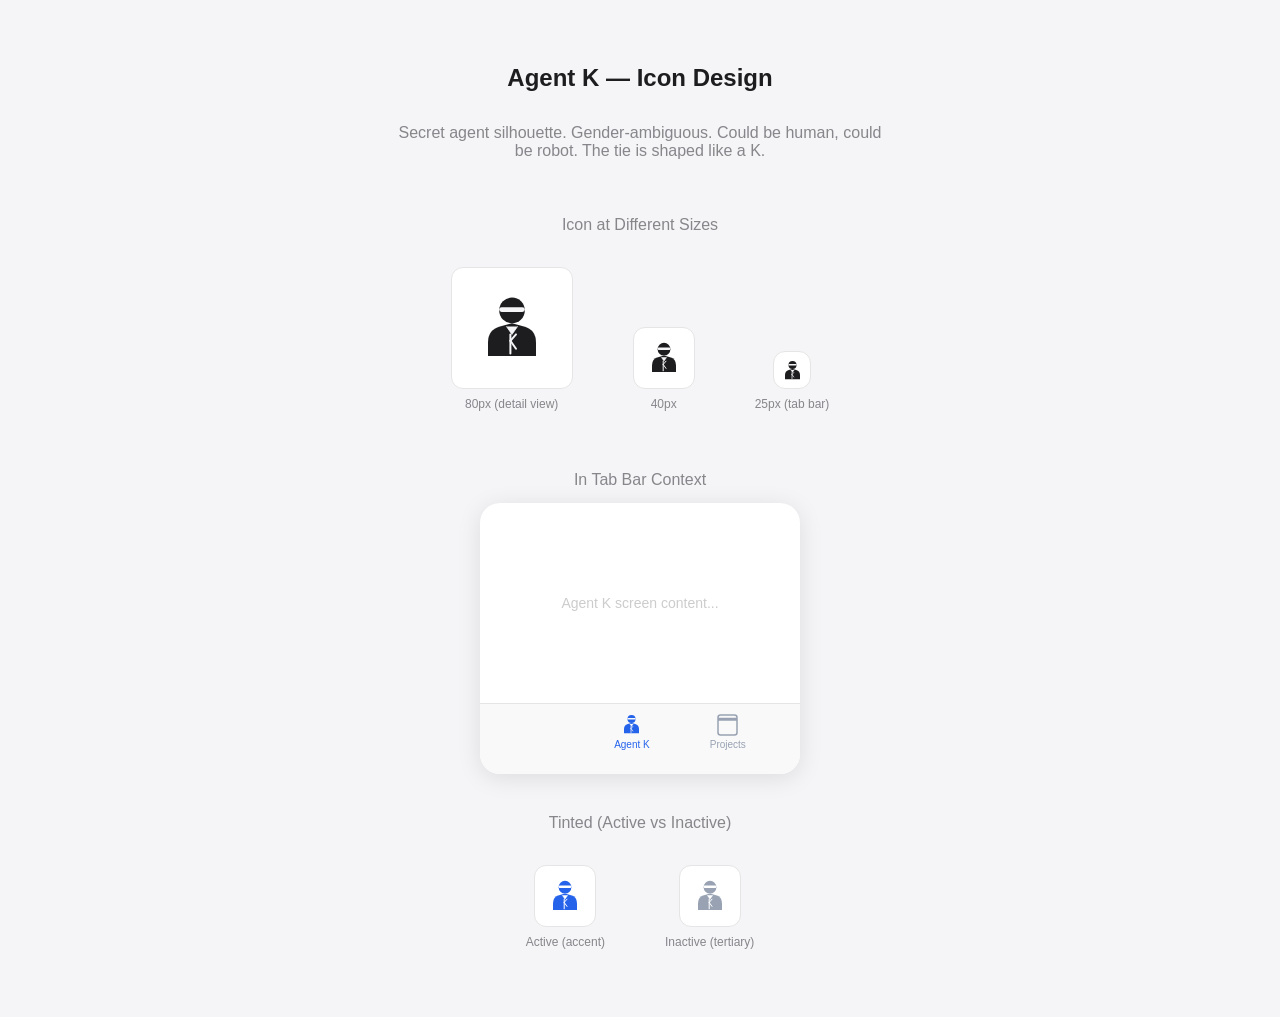
<file: packages/kentro_server/src/kentro_server/static/uploads/agent-k-icon-preview.html>
<!DOCTYPE html>
<html lang="en">
<head>
<meta charset="UTF-8">
<meta name="viewport" content="width=device-width, initial-scale=1.0">
<title>Agent K Icon Preview</title>
<style>
  body {
    font-family: -apple-system, BlinkMacSystemFont, sans-serif;
    background: #f5f5f7;
    display: flex;
    flex-direction: column;
    align-items: center;
    padding: 40px 20px;
    color: #1d1d1f;
  }
  h1 { font-size: 24px; font-weight: 600; }
  h2 { font-size: 16px; font-weight: 500; color: #86868b; margin-top: 40px; }
  .preview-row {
    display: flex;
    gap: 60px;
    margin: 20px 0;
    align-items: flex-end;
  }
  .preview-item {
    display: flex;
    flex-direction: column;
    align-items: center;
    gap: 8px;
  }
  .preview-item span {
    font-size: 12px;
    color: #86868b;
  }
  .icon-box {
    display: flex;
    align-items: center;
    justify-content: center;
    border-radius: 12px;
  }
  .light { background: #fff; }
  .dark { background: #1a1a1a; }
  .tab-bar {
    background: #f9f9f9;
    border-top: 1px solid #e5e5e5;
    display: flex;
    justify-content: center;
    gap: 60px;
    padding: 8px 40px 24px;
    border-radius: 0 0 20px 20px;
    width: 320px;
  }
  .tab {
    display: flex;
    flex-direction: column;
    align-items: center;
    gap: 2px;
  }
  .tab span {
    font-size: 10px;
  }
  .tab.active span { color: #2563EB; }
  .tab.inactive span { color: #98A2B3; }
  .phone-frame {
    background: #fff;
    border-radius: 20px;
    box-shadow: 0 4px 24px rgba(0,0,0,0.1);
    overflow: hidden;
    width: 320px;
  }
  .phone-content {
    height: 200px;
    display: flex;
    align-items: center;
    justify-content: center;
    color: #ccc;
    font-size: 14px;
  }
</style>
</head>
<body>

<h1>Agent K — Icon Design</h1>
<p style="color: #86868b; max-width: 500px; text-align: center;">
  Secret agent silhouette. Gender-ambiguous. Could be human, could be robot.
  The tie is shaped like a K.
</p>

<h2>Icon at Different Sizes</h2>
<div class="preview-row">
  <!-- Large preview -->
  <div class="preview-item">
    <div class="icon-box light" style="width:120px; height:120px; border: 1px solid #e5e5e5;">
      <svg width="80" height="80" viewBox="0 0 100 100" fill="none" xmlns="http://www.w3.org/2000/svg">
        <!-- Head — circle, slightly robotic with flat bottom -->
        <circle cx="50" cy="28" r="16" fill="#1d1d1f"/>
        <!-- Glasses/visor — horizontal line across face, secret agent style -->
        <rect x="34" y="24" width="32" height="6" rx="3" fill="#f5f5f7"/>
        <!-- Shoulders — broad, angular, agent suit -->
        <path d="M20 68 Q20 52 35 48 L50 44 L65 48 Q80 52 80 68 L80 85 L20 85 Z" fill="#1d1d1f"/>
        <!-- Collar notch — V-shape -->
        <path d="M43 48 L50 58 L57 48" fill="#f5f5f7" stroke="#f5f5f7" stroke-width="1"/>
        <!-- K-shaped tie -->
        <path d="M48 58 L48 82" stroke="#f5f5f7" stroke-width="2.5" stroke-linecap="round"/>
        <path d="M48 66 L55 58" stroke="#f5f5f7" stroke-width="2.5" stroke-linecap="round"/>
        <path d="M48 66 L55 76" stroke="#f5f5f7" stroke-width="2.5" stroke-linecap="round"/>
      </svg>
    </div>
    <span>80px (detail view)</span>
  </div>

  <!-- Medium preview -->
  <div class="preview-item">
    <div class="icon-box light" style="width:60px; height:60px; border: 1px solid #e5e5e5;">
      <svg width="40" height="40" viewBox="0 0 100 100" fill="none" xmlns="http://www.w3.org/2000/svg">
        <circle cx="50" cy="28" r="16" fill="#1d1d1f"/>
        <rect x="34" y="24" width="32" height="6" rx="3" fill="#f5f5f7"/>
        <path d="M20 68 Q20 52 35 48 L50 44 L65 48 Q80 52 80 68 L80 85 L20 85 Z" fill="#1d1d1f"/>
        <path d="M43 48 L50 58 L57 48" fill="#f5f5f7" stroke="#f5f5f7" stroke-width="1"/>
        <path d="M48 58 L48 82" stroke="#f5f5f7" stroke-width="2.5" stroke-linecap="round"/>
        <path d="M48 66 L55 58" stroke="#f5f5f7" stroke-width="2.5" stroke-linecap="round"/>
        <path d="M48 66 L55 76" stroke="#f5f5f7" stroke-width="2.5" stroke-linecap="round"/>
      </svg>
    </div>
    <span>40px</span>
  </div>

  <!-- Tab bar size -->
  <div class="preview-item">
    <div class="icon-box light" style="width:36px; height:36px; border: 1px solid #e5e5e5;">
      <svg width="25" height="25" viewBox="0 0 100 100" fill="none" xmlns="http://www.w3.org/2000/svg">
        <circle cx="50" cy="28" r="16" fill="#1d1d1f"/>
        <rect x="34" y="24" width="32" height="6" rx="3" fill="#f5f5f7"/>
        <path d="M20 68 Q20 52 35 48 L50 44 L65 48 Q80 52 80 68 L80 85 L20 85 Z" fill="#1d1d1f"/>
        <path d="M43 48 L50 58 L57 48" fill="#f5f5f7" stroke="#f5f5f7" stroke-width="1"/>
        <path d="M48 58 L48 82" stroke="#f5f5f7" stroke-width="3" stroke-linecap="round"/>
        <path d="M48 66 L55 58" stroke="#f5f5f7" stroke-width="3" stroke-linecap="round"/>
        <path d="M48 66 L55 76" stroke="#f5f5f7" stroke-width="3" stroke-linecap="round"/>
      </svg>
    </div>
    <span>25px (tab bar)</span>
  </div>
</div>

<h2>In Tab Bar Context</h2>
<div class="phone-frame">
  <div class="phone-content">Agent K screen content...</div>
  <div class="tab-bar">
    <div class="tab active">
      <svg width="25" height="25" viewBox="0 0 100 100" fill="none" xmlns="http://www.w3.org/2000/svg">
        <circle cx="50" cy="28" r="16" fill="#2563EB"/>
        <rect x="34" y="24" width="32" height="6" rx="3" fill="#f9f9f9"/>
        <path d="M20 68 Q20 52 35 48 L50 44 L65 48 Q80 52 80 68 L80 85 L20 85 Z" fill="#2563EB"/>
        <path d="M43 48 L50 58 L57 48" fill="#f9f9f9" stroke="#f9f9f9" stroke-width="1"/>
        <path d="M48 58 L48 82" stroke="#f9f9f9" stroke-width="3" stroke-linecap="round"/>
        <path d="M48 66 L55 58" stroke="#f9f9f9" stroke-width="3" stroke-linecap="round"/>
        <path d="M48 66 L55 76" stroke="#f9f9f9" stroke-width="3" stroke-linecap="round"/>
      </svg>
      <span>Agent K</span>
    </div>
    <div class="tab inactive">
      <svg width="25" height="25" viewBox="0 0 25 25" fill="none" xmlns="http://www.w3.org/2000/svg">
        <path d="M3 5.5C3 4.12 4.12 3 5.5 3h14C20.88 3 22 4.12 22 5.5v1H3v-1zM3 8h19v12.5c0 1.38-1.12 2.5-2.5 2.5h-14C4.12 23 3 21.88 3 20.5V8z" stroke="#98A2B3" stroke-width="1.5" fill="none"/>
      </svg>
      <span>Projects</span>
    </div>
  </div>
</div>

<h2>Tinted (Active vs Inactive)</h2>
<div class="preview-row">
  <div class="preview-item">
    <div class="icon-box light" style="width:60px; height:60px; border: 1px solid #e5e5e5;">
      <svg width="40" height="40" viewBox="0 0 100 100" fill="none" xmlns="http://www.w3.org/2000/svg">
        <circle cx="50" cy="28" r="16" fill="#2563EB"/>
        <rect x="34" y="24" width="32" height="6" rx="3" fill="white"/>
        <path d="M20 68 Q20 52 35 48 L50 44 L65 48 Q80 52 80 68 L80 85 L20 85 Z" fill="#2563EB"/>
        <path d="M43 48 L50 58 L57 48" fill="white" stroke="white" stroke-width="1"/>
        <path d="M48 58 L48 82" stroke="white" stroke-width="2.5" stroke-linecap="round"/>
        <path d="M48 66 L55 58" stroke="white" stroke-width="2.5" stroke-linecap="round"/>
        <path d="M48 66 L55 76" stroke="white" stroke-width="2.5" stroke-linecap="round"/>
      </svg>
    </div>
    <span>Active (accent)</span>
  </div>
  <div class="preview-item">
    <div class="icon-box light" style="width:60px; height:60px; border: 1px solid #e5e5e5;">
      <svg width="40" height="40" viewBox="0 0 100 100" fill="none" xmlns="http://www.w3.org/2000/svg">
        <circle cx="50" cy="28" r="16" fill="#98A2B3"/>
        <rect x="34" y="24" width="32" height="6" rx="3" fill="white"/>
        <path d="M20 68 Q20 52 35 48 L50 44 L65 48 Q80 52 80 68 L80 85 L20 85 Z" fill="#98A2B3"/>
        <path d="M43 48 L50 58 L57 48" fill="white" stroke="white" stroke-width="1"/>
        <path d="M48 58 L48 82" stroke="white" stroke-width="2.5" stroke-linecap="round"/>
        <path d="M48 66 L55 58" stroke="white" stroke-width="2.5" stroke-linecap="round"/>
        <path d="M48 66 L55 76" stroke="white" stroke-width="2.5" stroke-linecap="round"/>
      </svg>
    </div>
    <span>Inactive (tertiary)</span>
  </div>
</div>

</body>
</html>
</file>
